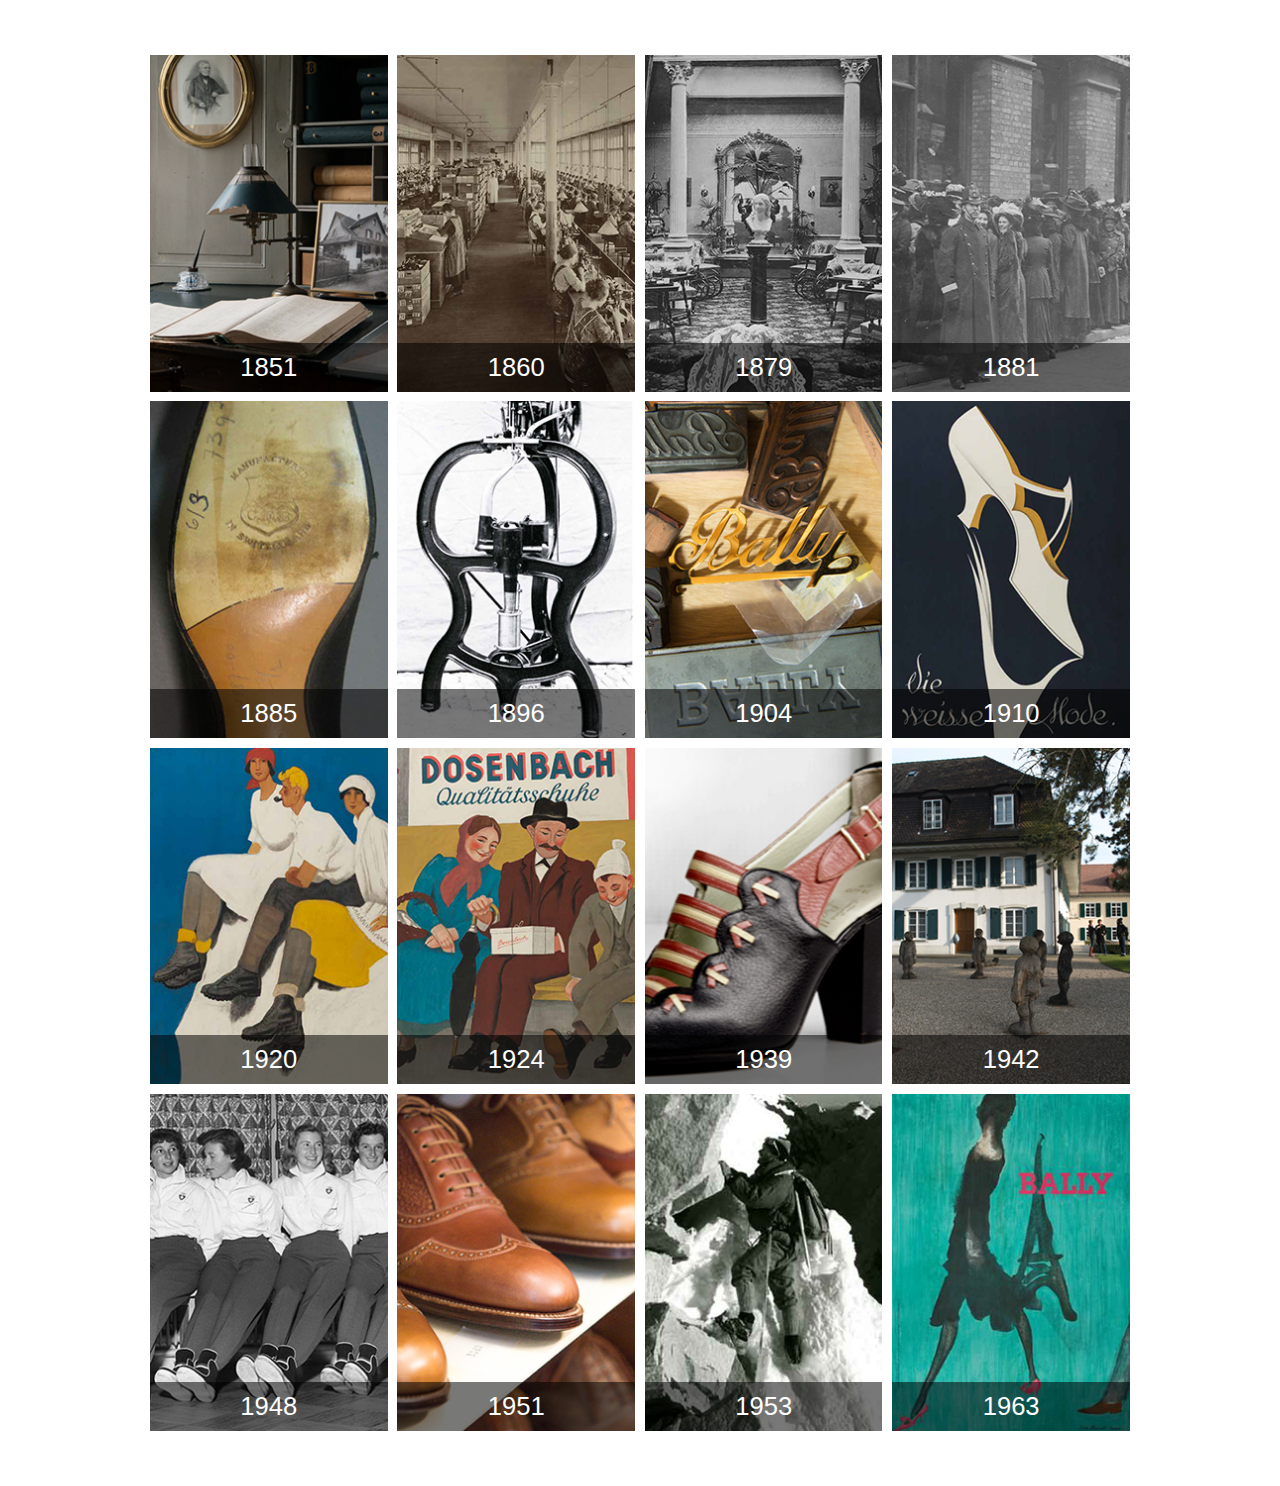
<file: examples/example-1/index.html>
<!DOCTYPE html>
<html lang="en">
<head>
	<title>Image Gallery</title>
	<meta charset="utf-8" />
    <meta name="viewport" content="width=device-width, initial-scale=1" />
    <meta name="keywords" content="Image Gallery" />
    <meta name="description" content="Image Gallery" />
    <link href="styles/image-gallery.css" rel="stylesheet" type="text/css" />
    <link rel="stylesheet" type="text/css" href="styles/jquery.fancybox.css?v=2.1.5" media="screen" />
    <link href="styles/media.css" rel="stylesheet" type="text/css" />
    <!--[if lt IE 9]>
      <script src="https://oss.maxcdn.com/libs/html5shiv/3.7.0/html5shiv.js"></script>
      <script src="https://oss.maxcdn.com/libs/respond.js/1.4.2/respond.min.js"></script>
    <![endif]-->
</head>
<body>
	<section>
		<figure>
			<a class="fancybox" href="#pop1851" title="1851">
				<img src="images/thumbnails/1851.jpg" alt="1851" />
			</a>
			<figcaption>1851</figcaption>
		</figure>
		<div id="pop1851" class="popup">
			<p><strong>1851</strong><br /> Shoemaker Carl Franz Bally launches his namesake brand in Switerland.</p>
			<figure>
				<img src="images/popup-images/1851/1851-1.jpg" alt="1851" />
			</figure>
		</div>

		<figure>
			<a href="#" title="1860">
				<img src="images/thumbnails/1860.jpg" alt="1860" />
			</a>
			<figcaption>1860</figcaption>
			
		</figure>

		<figure>
			<a href="#" title="1879">
				<img src="images/thumbnails/1879.jpg" alt="1879" />
			</a>
			<figcaption>1879</figcaption>
			
		</figure>

		<figure>
			<a href="#" title="1881">
				<img src="images/thumbnails/1881.jpg" alt="1881" />
			</a>
			<figcaption>1881</figcaption>
			
		</figure>

		<figure>
			<a href="#" title="1885">
				<img src="images/thumbnails/1885.jpg" alt="1885" />
			</a>
			<figcaption>1885</figcaption>
			
		</figure>

		<figure>
			<a href="#" title="1896">
				<img src="images/thumbnails/1896.jpg" alt="1896" />
			</a>
			<figcaption>1896</figcaption>
			
		</figure>

		<figure>
			<a href="#" title="1904">
				<img src="images/thumbnails/1904.jpg" alt="1904" />
			</a>
			<figcaption>1904</figcaption>
			
		</figure>

		<figure>
			<a href="#" title="1910">
				<img src="images/thumbnails/1910.jpg" alt="1910" />
			</a>
			<figcaption>1910</figcaption>
			
		</figure>

		<figure>
			<a href="#" title="1920">
				<img src="images/thumbnails/1920.jpg" alt="1920" />
			</a>
			<figcaption>1920</figcaption>
			
		</figure>

		<figure>
			<a href="#" title="1924">
				<img src="images/thumbnails/1924.jpg" alt="1924" />
			</a>
			<figcaption>1924</figcaption>
			
		</figure>

		<figure>
			<a href="#" title="1939">
				<img src="images/thumbnails/1939.jpg" alt="1939" />
			</a>
			<figcaption>1939</figcaption>
			
		</figure>

		<figure>
			<a href="#" title="1942">
				<img src="images/thumbnails/1942.jpg" alt="1942" />
			</a>
			<figcaption>1942</figcaption>
			
		</figure>

		<figure>
			<a href="#" title="1948">
				<img src="images/thumbnails/1948.jpg" alt="1948" />
			</a>
			<figcaption>1948</figcaption>
			
		</figure>

		<figure>
			<a href="#" title="1951">
				<img src="images/thumbnails/1951.jpg" alt="1951" />
			</a>
			<figcaption>1951</figcaption>
			
		</figure>

		<figure>
			<a href="#" title="1953">
				<img src="images/thumbnails/1953.jpg" alt="1953" />
			</a>
			<figcaption>1953</figcaption>
			
		</figure>

		<figure>
			<a href="#" title="1963">
				<img src="images/thumbnails/1963.jpg" alt="1963" />
			</a>
			<figcaption>1963</figcaption>
			
		</figure>


	</section>

	<script src="js/jquery.min-1.11.0.js" type="text/javascript"></script>
	<script type="text/javascript" src="js/jquery.fancybox.js?v=2.1.5"></script>
	<script src="js/general.js" type="text/javascript"></script>

</body>
</html>
</file>
<file: examples/example-1/styles/image-gallery.css>
html,
body,
main,
section,
figure,
figcaption,
a {
	margin:0;
	padding:0;
}

body{
	font-family:arial;
	font-size:80%;
	background: #ffffff;
}


figure,
figcaption,
a,
img {
	float:left;
}
a{
	text-decoration: none;
	color:#ffffff;
}

section {
	width:990px;
	overflow:hidden;
	margin:50px auto;
}

figure{
	position:relative;
	width:24%;
	margin:0.5% 0.5% 0.5% 0.5%;
}
figure a,
figure img {
	width:100%;
}

section figure img:hover {
    opacity: 0.4;
    filter: alpha(opacity=40); /* For IE8 and earlier */
}

figcaption{
	position:absolute;
	bottom:0;
	left:0;
	padding:10px 0 10px 0;
	width:100%;
	background: url(../images/black-opacity.png) repeat left top;
	text-align: center;
	color:#ffffff;
	font-size:200%;
	font-weight: 100;
	font-family: helvetica;
}

.popup {
	float:left;
	width:100%;
	background: #ffffff;
	color:#4e4f53;
	display: none;
}
.popup p {
	float:left;
	width:100%;
}
.popup p strong {
	font-size:200%;
	font-weight: normal;
}
.popup figure {
	width:100%;
}
</file>
<file: examples/example-1/styles/media.css>
@media only screen and (max-width : 989px) {
	section{
		width:90%;
		margin:5%;
	}
}



/* iPads (portrait and landscape) ----------- */
@media only screen and (min-width : 481px) and (max-width : 768px) {

	figure {
		width:32.3%;
	}
   .popup p {
		float:right;
		width:30%;
	}
	.popup figure {
		width:66%;
	}

}


/* Smartphones (portrait and landscape) ----------- */
@media only screen and (min-width : 320px) and (max-width : 480px) {

	figure {
		width:49%;
	}
	.popup p {
		float:right;
		width:100%;
	}
	.popup figure {
		width:100%;
	}
}

@media only screen and  (min-width : 10px) and (max-width : 320px) {

	section{
		width:280px;
	}
	figure {
		width:49%;
	}
	.popup p {
		float:right;
		width:100%;
	}
	.popup figure {
		width:100%;
	}
}
</file>
